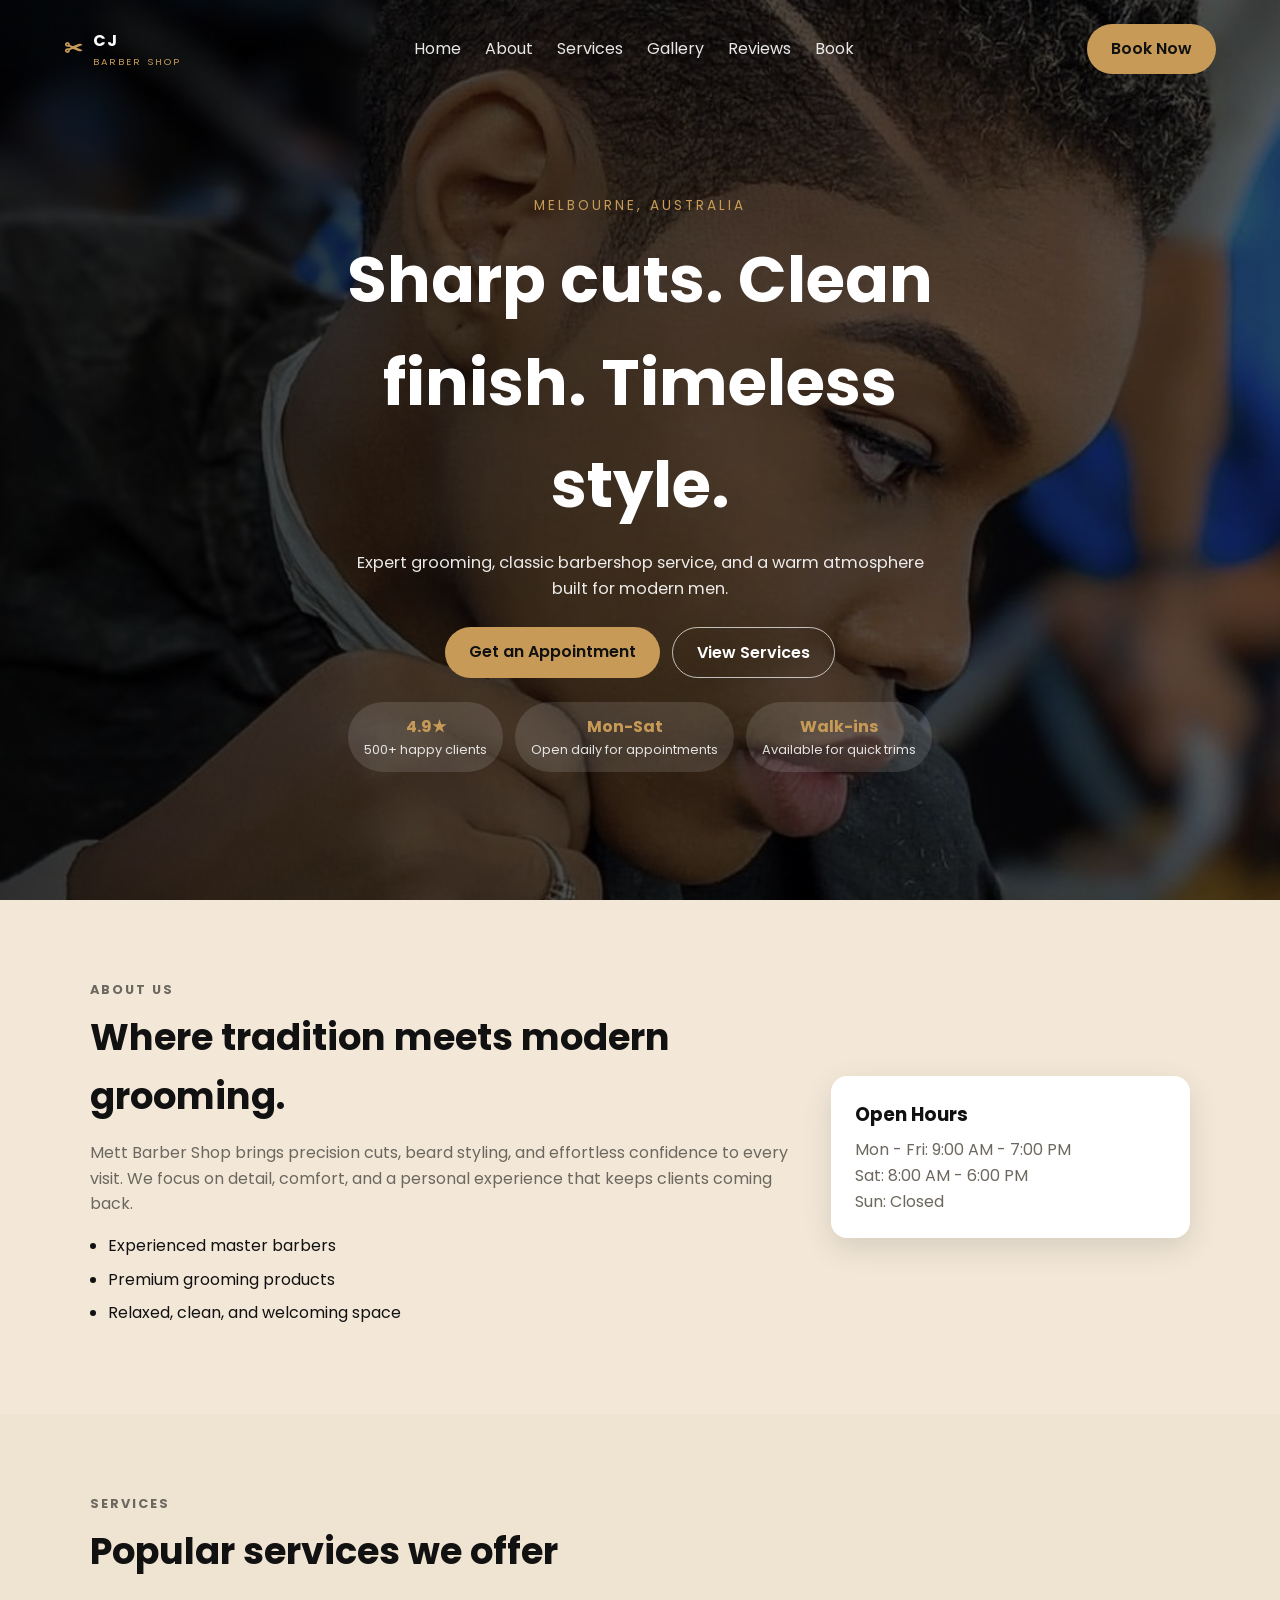
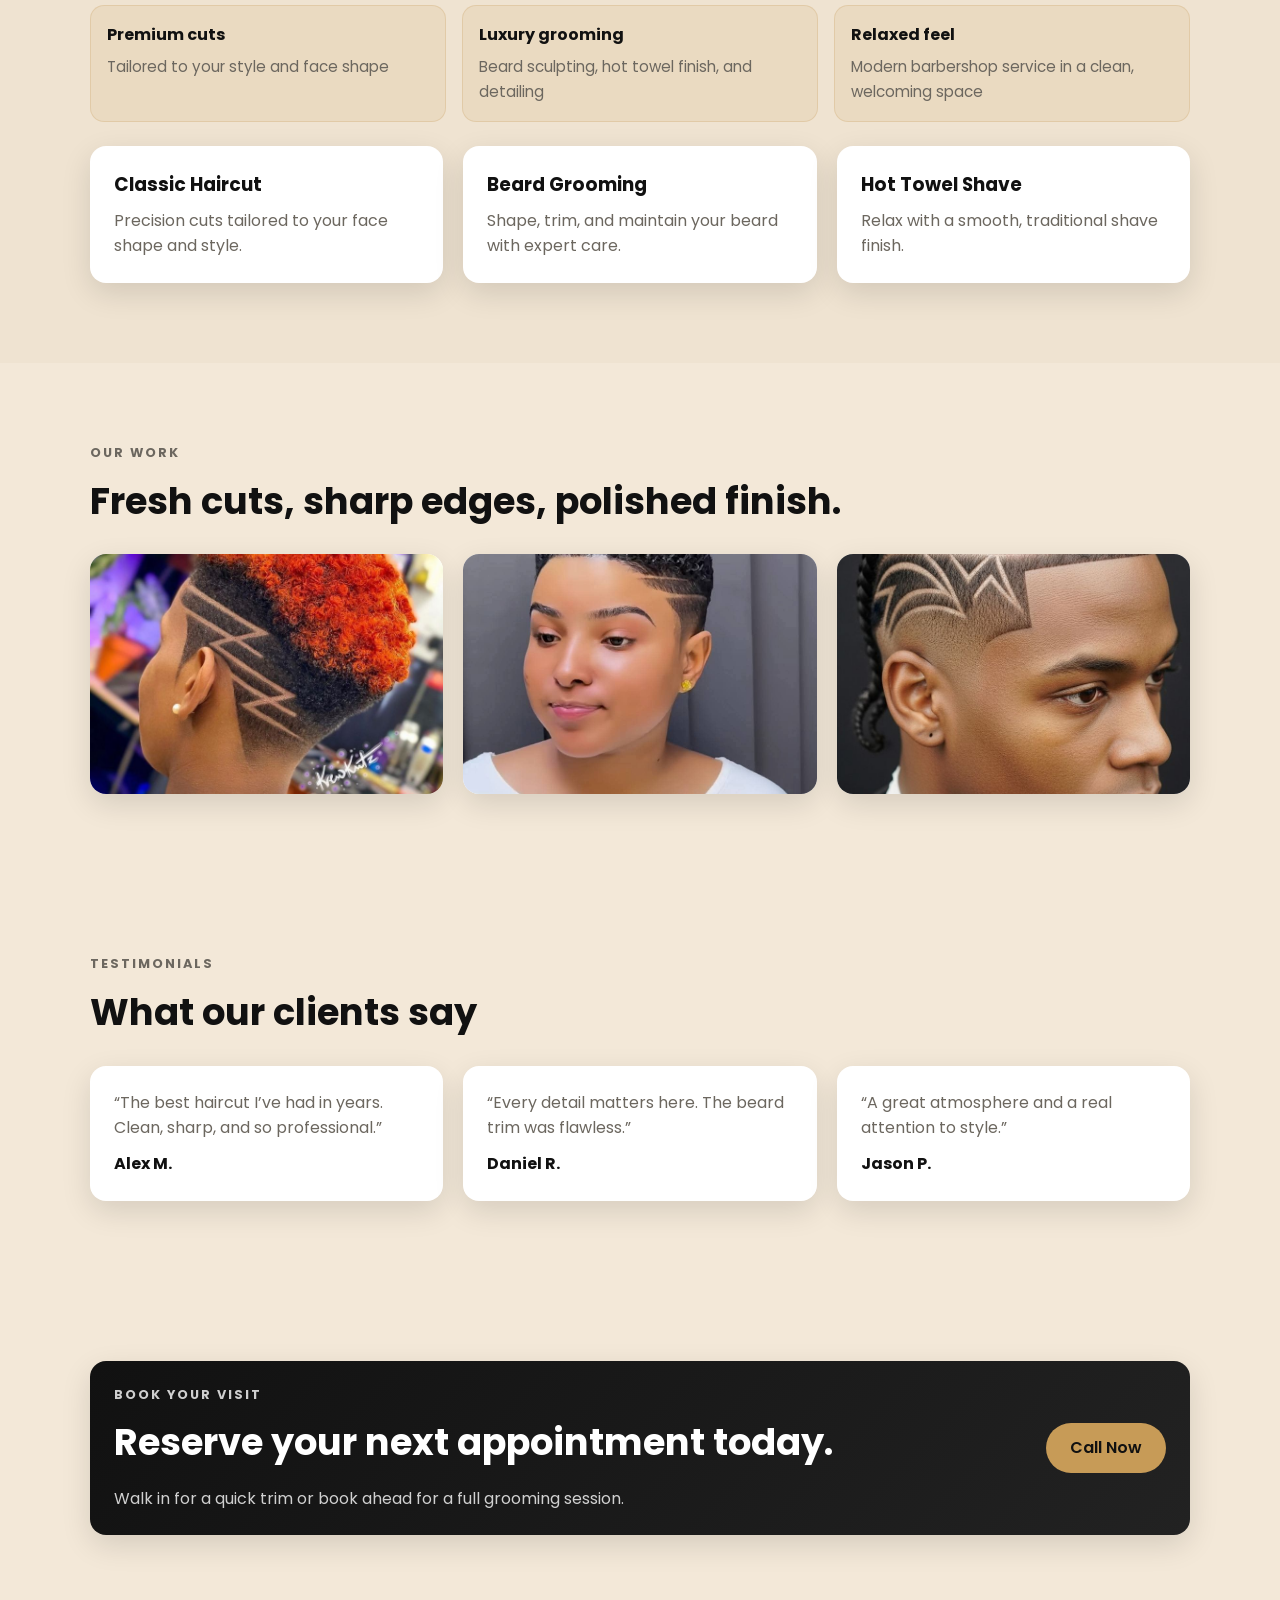
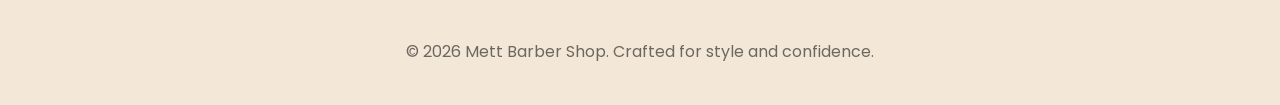
<file: index.html>
<!doctype html>
<html lang="en">
  <head>
    <meta charset="UTF-8" />
    <meta name="viewport" content="width=device-width, initial-scale=1.0" />
    <title>
      Mett Barber Shop | Melbourne Barber for Haircuts & Beard Grooming
    </title>
    <meta
      name="description"
      content="Mett Barber Shop in Melbourne offers precision haircuts, beard grooming, and hot towel shaves for modern men. Book your appointment today."
    />
    <meta
      name="keywords"
      content="barber shop Melbourne, men's haircut Melbourne, beard grooming Melbourne, hot towel shave"
    />
    <meta name="author" content="Mett Barber Shop" />
    <meta name="robots" content="index,follow" />
    <meta name="theme-color" content="#0f172a" />
    <meta name="application-name" content="Mett Barber Shop" />
    <meta property="og:site_name" content="Mett Barber Shop" />
    <meta property="og:locale" content="en_AU" />
    <link rel="canonical" href="https://www.mettbarbershop.com.au/" />
    <link
      rel="alternate"
      href="https://www.mettbarbershop.com.au/"
      hreflang="en-AU"
    />
    <meta
      property="og:title"
      content="Mett Barber Shop | Melbourne Barber for Haircuts & Beard Grooming"
    />
    <meta
      property="og:description"
      content="Precision haircuts, beard grooming, and premium grooming services in Melbourne."
    />
    <meta property="og:type" content="website" />
    <meta property="og:url" content="https://www.mettbarbershop.com.au/" />
    <meta
      property="og:image"
      content="https://www.mettbarbershop.com.au/images/ff79bb32c59d50de22c93b0b828fcc05.jpg"
    />
    <meta name="twitter:card" content="summary_large_image" />
    <meta
      name="twitter:title"
      content="Mett Barber Shop | Melbourne Barber for Haircuts & Beard Grooming"
    />
    <meta
      name="twitter:description"
      content="Precision haircuts, beard grooming, and premium grooming services in Melbourne."
    />
    <script type="application/ld+json">
      {
        "@context": "https://schema.org",
        "@type": "BarberShop",
        "name": "Mett Barber Shop",
        "image": "https://www.mettbarbershop.com.au/images/ff79bb32c59d50de22c93b0b828fcc05.jpg",
        "url": "https://www.mettbarbershop.com.au/",
        "telephone": "+61-3-9876-5432",
        "address": {
          "@type": "PostalAddress",
          "addressLocality": "Melbourne",
          "addressRegion": "VIC",
          "addressCountry": "AU"
        },
        "priceRange": "$$$",
        "description": "Premium barber services including haircuts, beard grooming, and hot towel shaves in Melbourne."
      }
    </script>
    <link rel="preconnect" href="https://fonts.googleapis.com" />
    <link rel="preconnect" href="https://fonts.gstatic.com" crossorigin />
    <link
      href="https://fonts.googleapis.com/css2?family=Poppins:wght@400;500;600;700&display=swap"
      rel="stylesheet"
    />
    <link rel="stylesheet" href="style1.css" />
  </head>
  <body>
    <header class="hero" id="home">
      <nav class="navbar">
        <a href="#home" class="logo">
          <span class="logo-icon">✂</span>
          <span class="logo-text">CJ<br /><small>BARBER SHOP</small></span>
        </a>

        <button class="menu-toggle" aria-label="Open menu">☰</button>

        <ul class="nav-links" id="navLinks">
          <li><a href="#home">Home</a></li>
          <li><a href="#about">About</a></li>
          <li><a href="#services">Services</a></li>
          <li><a href="#gallery">Gallery</a></li>
          <li><a href="#testimonials">Reviews</a></li>
          <li><a href="#book">Book</a></li>
        </ul>

        <a href="#book" class="btn btn-primary nav-cta">Book Now</a>
      </nav>

      <div class="hero-content">
        <p class="hero-location">Melbourne, Australia</p>
        <h1>Sharp cuts. Clean finish. Timeless style.</h1>
        <p class="hero-subtext">
          Expert grooming, classic barbershop service, and a warm atmosphere
          built for modern men.
        </p>
        <div class="hero-actions">
          <a href="#book" class="btn btn-primary">Get an Appointment</a>
          <a href="#services" class="btn btn-secondary">View Services</a>
        </div>
        <div class="hero-badges">
          <div class="badge">
            <strong>4.9★</strong>
            <span>500+ happy clients</span>
          </div>
          <div class="badge">
            <strong>Mon-Sat</strong>
            <span>Open daily for appointments</span>
          </div>
          <div class="badge">
            <strong>Walk-ins</strong>
            <span>Available for quick trims</span>
          </div>
        </div>
      </div>
    </header>

    <main>
      <section class="section about reveal" id="about">
        <div class="section-content about-grid">
          <div class="about-text">
            <p class="section-label">About Us</p>
            <h2>Where tradition meets modern grooming.</h2>
            <p>
              Mett Barber Shop brings precision cuts, beard styling, and
              effortless confidence to every visit. We focus on detail, comfort,
              and a personal experience that keeps clients coming back.
            </p>
            <ul class="check-list">
              <li>Experienced master barbers</li>
              <li>Premium grooming products</li>
              <li>Relaxed, clean, and welcoming space</li>
            </ul>
          </div>
          <div class="about-card">
            <h3>Open Hours</h3>
            <p>Mon - Fri: 9:00 AM - 7:00 PM</p>
            <p>Sat: 8:00 AM - 6:00 PM</p>
            <p>Sun: Closed</p>
          </div>
        </div>
      </section>

      <section class="section services reveal" id="services">
        <div class="section-content">
          <p class="section-label">Services</p>
          <h2>Popular services we offer</h2>
          <div class="service-highlights">
            <div class="highlight-card">
              <strong>Premium cuts</strong>
              <span>Tailored to your style and face shape</span>
            </div>
            <div class="highlight-card">
              <strong>Luxury grooming</strong>
              <span>Beard sculpting, hot towel finish, and detailing</span>
            </div>
            <div class="highlight-card">
              <strong>Relaxed feel</strong>
              <span>Modern barbershop service in a clean, welcoming space</span>
            </div>
          </div>
          <div class="service-grid">
            <article class="service-card">
              <h3>Classic Haircut</h3>
              <p>Precision cuts tailored to your face shape and style.</p>
            </article>
            <article class="service-card">
              <h3>Beard Grooming</h3>
              <p>Shape, trim, and maintain your beard with expert care.</p>
            </article>
            <article class="service-card">
              <h3>Hot Towel Shave</h3>
              <p>Relax with a smooth, traditional shave finish.</p>
            </article>
          </div>
        </div>
      </section>

      <section class="section gallery reveal" id="gallery">
        <div class="section-content">
          <p class="section-label">Our Work</p>
          <h2>Fresh cuts, sharp edges, polished finish.</h2>
          <div class="gallery-grid">
            <div class="gallery-card">
              <img
                src="images/ff79bb32c59d50de22c93b0b828fcc05.jpg"
                alt="Barber styling hair"
              />
            </div>
            <div class="gallery-card">
              <img
                src="images/fd6978e289c44a647ee0a42df086f023.jpg"
                alt="Beard grooming"
              />
            </div>
            <div class="gallery-card">
              <img
                src="images/783d4a0ed0d8e8dceee8640dbe9095ae.jpg"
                alt="Barbershop interior"
              />
            </div>
          </div>
        </div>
      </section>

      <section class="section testimonials reveal" id="testimonials">
        <div class="section-content">
          <p class="section-label">Testimonials</p>
          <h2>What our clients say</h2>
          <div class="testimonial-grid">
            <article class="testimonial-card">
              <p>
                “The best haircut I’ve had in years. Clean, sharp, and so
                professional.”
              </p>
              <strong>Alex M.</strong>
            </article>
            <article class="testimonial-card">
              <p>“Every detail matters here. The beard trim was flawless.”</p>
              <strong>Daniel R.</strong>
            </article>
            <article class="testimonial-card">
              <p>“A great atmosphere and a real attention to style.”</p>
              <strong>Jason P.</strong>
            </article>
          </div>
        </div>
      </section>

      <section class="section booking reveal" id="book">
        <div class="section-content booking-box">
          <div>
            <p class="section-label">Book Your Visit</p>
            <h2>Reserve your next appointment today.</h2>
            <p>
              Walk in for a quick trim or book ahead for a full grooming
              session.
            </p>
          </div>
          <a href="tel:+61398765432" class="btn btn-primary">Call Now</a>
        </div>
      </section>
    </main>

    <footer class="footer">
      <p>© 2026 Mett Barber Shop. Crafted for style and confidence.</p>
    </footer>

    <script>
      const navbar = document.querySelector(".navbar");
      const menuToggle = document.querySelector(".menu-toggle");
      const navLinks = document.querySelector(".nav-links");

      window.addEventListener("scroll", () => {
        navbar.classList.toggle("sticky", window.scrollY > 20);
      });

      menuToggle.addEventListener("click", () => {
        navLinks.classList.toggle("show");
      });

      const revealItems = document.querySelectorAll(".reveal");
      const observer = new IntersectionObserver(
        (entries) => {
          entries.forEach((entry) => {
            if (entry.isIntersecting) {
              entry.target.classList.add("visible");
            }
          });
        },
        { threshold: 0.15 },
      );

      revealItems.forEach((item) => observer.observe(item));
    </script>
  </body>
</html>
</file>
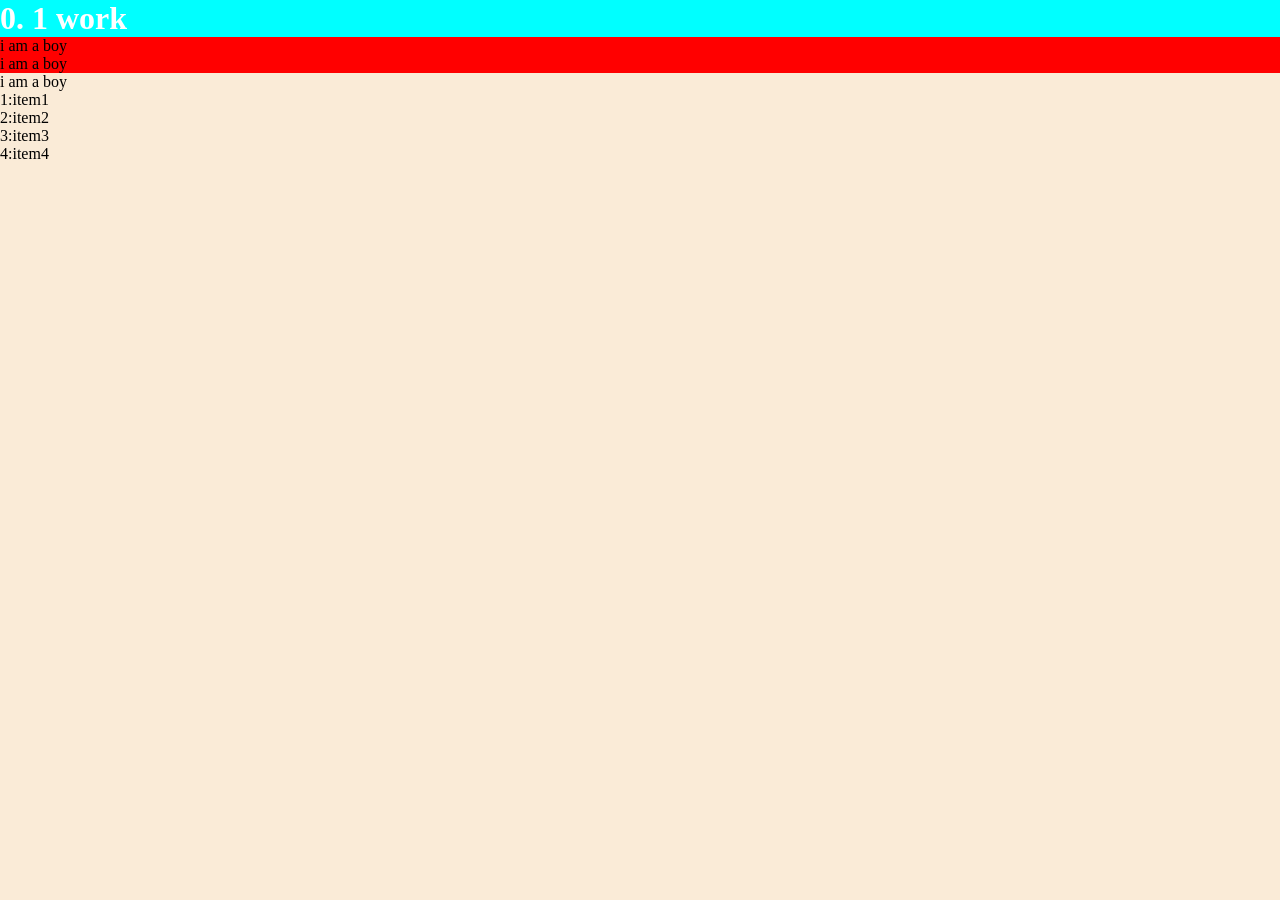
<file: homework/index.html>
<!doctype html>
<html lang="en">
  <head>
    <meta charset="UTF-8" />
    <meta name="viewport" content="width=device-width, initial-scale=1.0" />
    <title>Document</title>
    <link rel="stylesheet" href="style.css" />
  </head>
  <body>
    <h1>work</h1>
    <div class="item">
      <p>i am a boy</p>
      <p>i am a boy</p>
    </div>
    <div class="item1">
      <p>i am a boy</p>
    </div>
    <ol>
      <li>item1</li>
      <li>item2</li>
      <li>item3</li>
      <li>item4</li>
    </ol>
  </body>
</html>
</file>
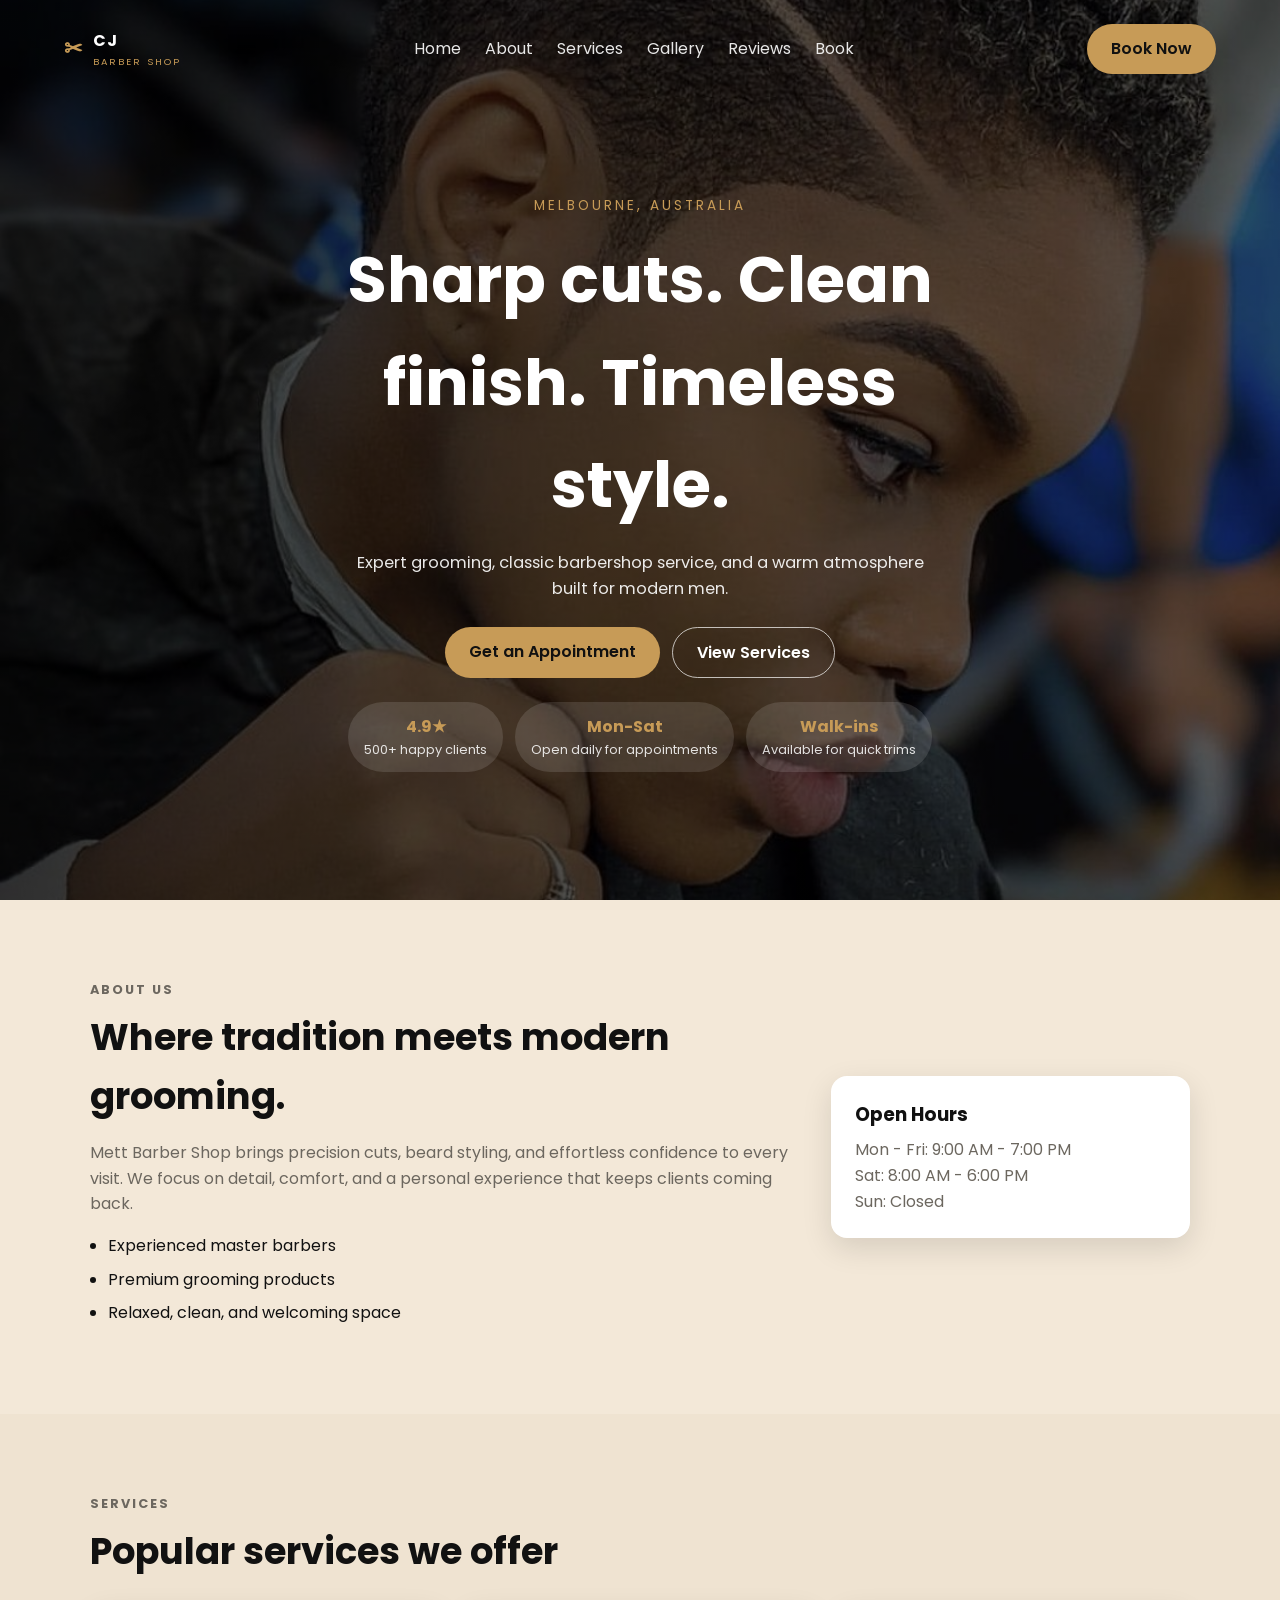
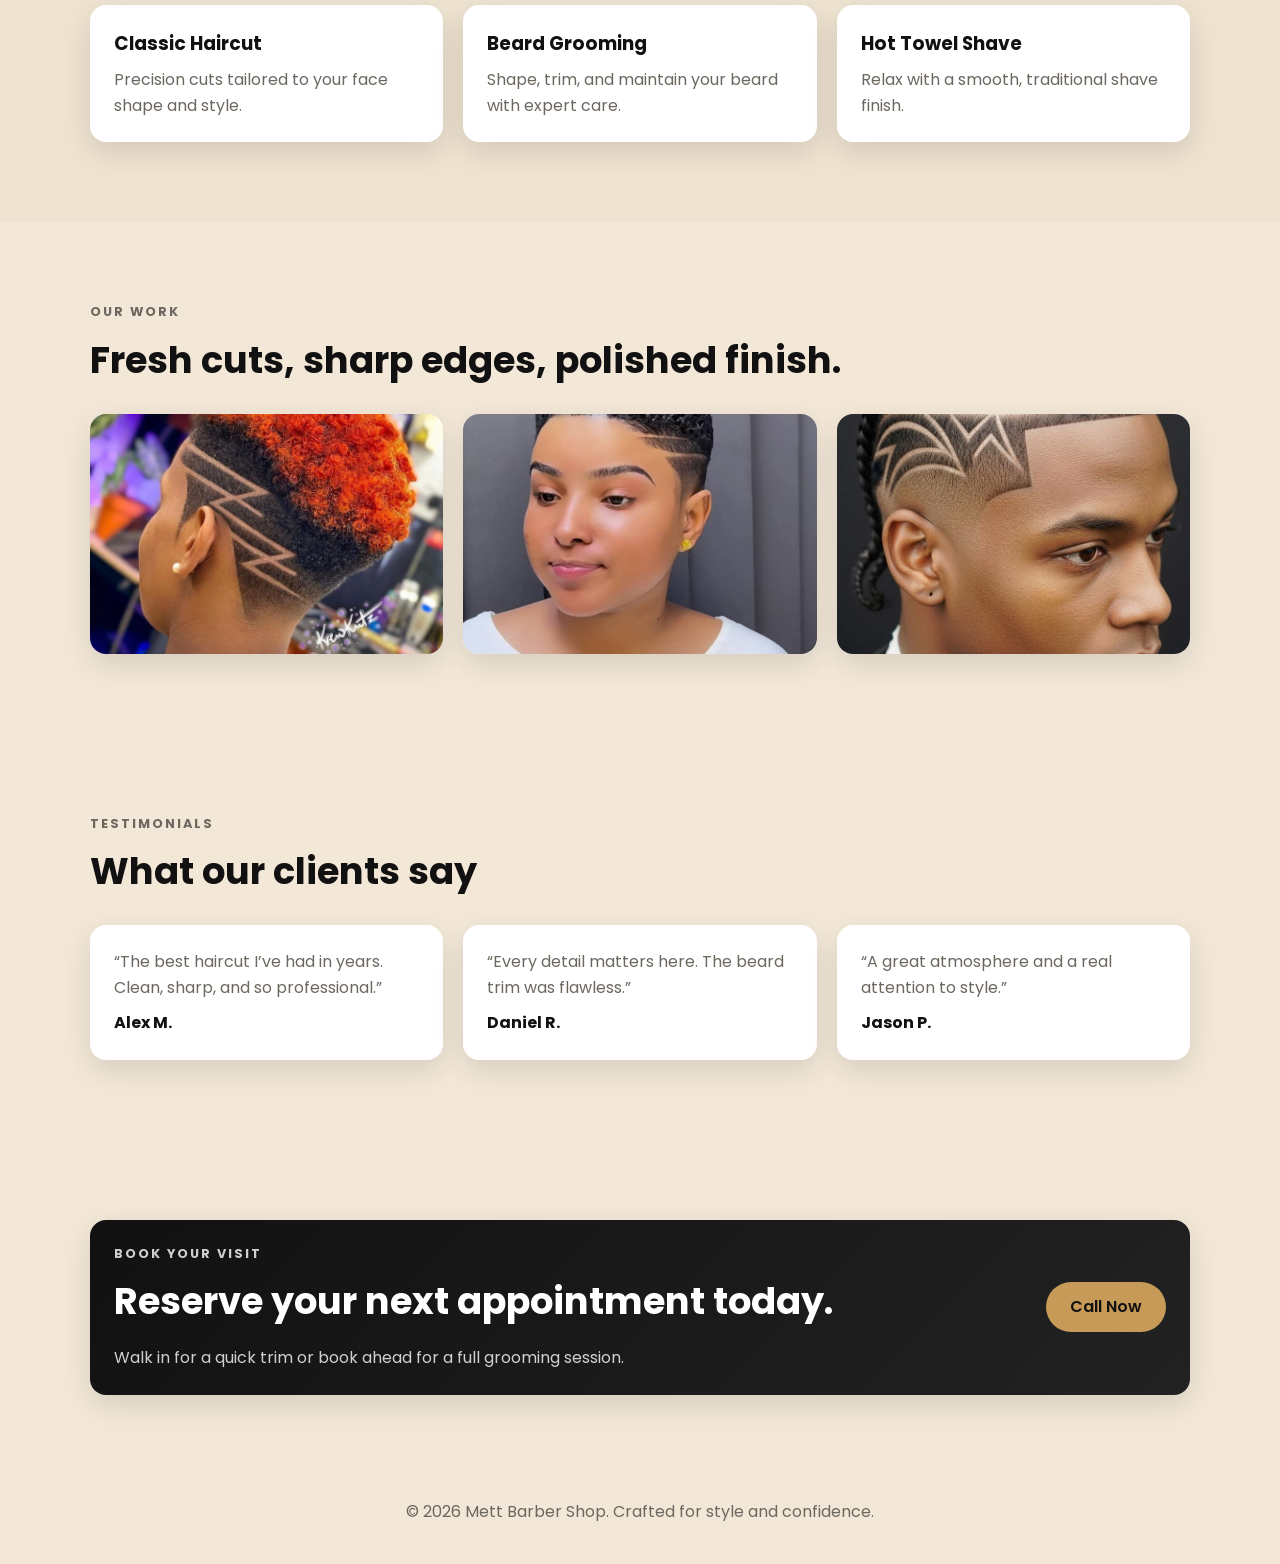
<file: index1.html>
<!doctype html>
<html lang="en">
  <head>
    <meta charset="UTF-8" />
    <meta name="viewport" content="width=device-width, initial-scale=1.0" />
    <title>
      Mett Barber Shop | Melbourne Barber for Haircuts & Beard Grooming
    </title>
    <meta
      name="description"
      content="Mett Barber Shop in Melbourne offers precision haircuts, beard grooming, and hot towel shaves for modern men. Book your appointment today."
    />
    <meta
      name="keywords"
      content="barber shop Melbourne, men's haircut Melbourne, beard grooming Melbourne, hot towel shave"
    />
    <meta name="author" content="Mett Barber Shop" />
    <meta name="robots" content="index,follow" />
    <meta name="theme-color" content="#0f172a" />
    <meta name="application-name" content="Mett Barber Shop" />
    <meta property="og:site_name" content="Mett Barber Shop" />
    <meta property="og:locale" content="en_AU" />
    <link rel="canonical" href="https://www.mettbarbershop.com.au/" />
    <link
      rel="alternate"
      href="https://www.mettbarbershop.com.au/"
      hreflang="en-AU"
    />
    <meta
      property="og:title"
      content="Mett Barber Shop | Melbourne Barber for Haircuts & Beard Grooming"
    />
    <meta
      property="og:description"
      content="Precision haircuts, beard grooming, and premium grooming services in Melbourne."
    />
    <meta property="og:type" content="website" />
    <meta property="og:url" content="https://www.mettbarbershop.com.au/" />
    <meta
      property="og:image"
      content="https://www.mettbarbershop.com.au/images/ff79bb32c59d50de22c93b0b828fcc05.jpg"
    />
    <meta name="twitter:card" content="summary_large_image" />
    <meta
      name="twitter:title"
      content="Mett Barber Shop | Melbourne Barber for Haircuts & Beard Grooming"
    />
    <meta
      name="twitter:description"
      content="Precision haircuts, beard grooming, and premium grooming services in Melbourne."
    />
    <script type="application/ld+json">
      {
        "@context": "https://schema.org",
        "@type": "BarberShop",
        "name": "Mett Barber Shop",
        "image": "https://www.mettbarbershop.com.au/images/ff79bb32c59d50de22c93b0b828fcc05.jpg",
        "url": "https://www.mettbarbershop.com.au/",
        "telephone": "+61-3-9876-5432",
        "address": {
          "@type": "PostalAddress",
          "addressLocality": "Melbourne",
          "addressRegion": "VIC",
          "addressCountry": "AU"
        },
        "priceRange": "$$$",
        "description": "Premium barber services including haircuts, beard grooming, and hot towel shaves in Melbourne."
      }
    </script>
    <link rel="preconnect" href="https://fonts.googleapis.com" />
    <link rel="preconnect" href="https://fonts.gstatic.com" crossorigin />
    <link
      href="https://fonts.googleapis.com/css2?family=Poppins:wght@400;500;600;700&display=swap"
      rel="stylesheet"
    />
    <link rel="stylesheet" href="style1.css" />
  </head>
  <body>
    <header class="hero" id="home">
      <nav class="navbar">
        <a href="#home" class="logo">
          <span class="logo-icon">✂</span>
          <span class="logo-text">CJ<br /><small>BARBER SHOP</small></span>
        </a>

        <button class="menu-toggle" aria-label="Open menu">☰</button>

        <ul class="nav-links" id="navLinks">
          <li><a href="#home">Home</a></li>
          <li><a href="#about">About</a></li>
          <li><a href="#services">Services</a></li>
          <li><a href="#gallery">Gallery</a></li>
          <li><a href="#testimonials">Reviews</a></li>
          <li><a href="#book">Book</a></li>
        </ul>

        <a href="#book" class="btn btn-primary nav-cta">Book Now</a>
      </nav>

      <div class="hero-content">
        <p class="hero-location">Melbourne, Australia</p>
        <h1>Sharp cuts. Clean finish. Timeless style.</h1>
        <p class="hero-subtext">
          Expert grooming, classic barbershop service, and a warm atmosphere
          built for modern men.
        </p>
        <div class="hero-actions">
          <a href="#book" class="btn btn-primary">Get an Appointment</a>
          <a href="#services" class="btn btn-secondary">View Services</a>
        </div>
        <div class="hero-badges">
          <div class="badge">
            <strong>4.9★</strong>
            <span>500+ happy clients</span>
          </div>
          <div class="badge">
            <strong>Mon-Sat</strong>
            <span>Open daily for appointments</span>
          </div>
          <div class="badge">
            <strong>Walk-ins</strong>
            <span>Available for quick trims</span>
          </div>
        </div>
      </div>
    </header>

    <main>
      <section class="section about reveal" id="about">
        <div class="section-content about-grid">
          <div class="about-text">
            <p class="section-label">About Us</p>
            <h2>Where tradition meets modern grooming.</h2>
            <p>
              Mett Barber Shop brings precision cuts, beard styling, and
              effortless confidence to every visit. We focus on detail, comfort,
              and a personal experience that keeps clients coming back.
            </p>
            <ul class="check-list">
              <li>Experienced master barbers</li>
              <li>Premium grooming products</li>
              <li>Relaxed, clean, and welcoming space</li>
            </ul>
          </div>
          <div class="about-card">
            <h3>Open Hours</h3>
            <p>Mon - Fri: 9:00 AM - 7:00 PM</p>
            <p>Sat: 8:00 AM - 6:00 PM</p>
            <p>Sun: Closed</p>
          </div>
        </div>
      </section>

      <section class="section services reveal" id="services">
        <div class="section-content">
          <p class="section-label">Services</p>
          <h2>Popular services we offer</h2>
          <div class="service-grid">
            <article class="service-card">
              <h3>Classic Haircut</h3>
              <p>Precision cuts tailored to your face shape and style.</p>
            </article>
            <article class="service-card">
              <h3>Beard Grooming</h3>
              <p>Shape, trim, and maintain your beard with expert care.</p>
            </article>
            <article class="service-card">
              <h3>Hot Towel Shave</h3>
              <p>Relax with a smooth, traditional shave finish.</p>
            </article>
          </div>
        </div>
      </section>

      <section class="section gallery reveal" id="gallery">
        <div class="section-content">
          <p class="section-label">Our Work</p>
          <h2>Fresh cuts, sharp edges, polished finish.</h2>
          <div class="gallery-grid">
            <div class="gallery-card">
              <img
                src="images/ff79bb32c59d50de22c93b0b828fcc05.jpg"
                alt="Barber styling hair"
              />
            </div>
            <div class="gallery-card">
              <img
                src="images/fd6978e289c44a647ee0a42df086f023.jpg"
                alt="Beard grooming"
              />
            </div>
            <div class="gallery-card">
              <img
                src="images/783d4a0ed0d8e8dceee8640dbe9095ae.jpg"
                alt="Barbershop interior"
              />
            </div>
          </div>
        </div>
      </section>

      <section class="section testimonials reveal" id="testimonials">
        <div class="section-content">
          <p class="section-label">Testimonials</p>
          <h2>What our clients say</h2>
          <div class="testimonial-grid">
            <article class="testimonial-card">
              <p>
                “The best haircut I’ve had in years. Clean, sharp, and so
                professional.”
              </p>
              <strong>Alex M.</strong>
            </article>
            <article class="testimonial-card">
              <p>“Every detail matters here. The beard trim was flawless.”</p>
              <strong>Daniel R.</strong>
            </article>
            <article class="testimonial-card">
              <p>“A great atmosphere and a real attention to style.”</p>
              <strong>Jason P.</strong>
            </article>
          </div>
        </div>
      </section>

      <section class="section booking reveal" id="book">
        <div class="section-content booking-box">
          <div>
            <p class="section-label">Book Your Visit</p>
            <h2>Reserve your next appointment today.</h2>
            <p>
              Walk in for a quick trim or book ahead for a full grooming
              session.
            </p>
          </div>
          <a href="tel:+61398765432" class="btn btn-primary">Call Now</a>
        </div>
      </section>
    </main>

    <footer class="footer">
      <p>© 2026 Mett Barber Shop. Crafted for style and confidence.</p>
    </footer>

    <script>
      const navbar = document.querySelector(".navbar");
      const menuToggle = document.querySelector(".menu-toggle");
      const navLinks = document.querySelector(".nav-links");

      window.addEventListener("scroll", () => {
        navbar.classList.toggle("sticky", window.scrollY > 20);
      });

      menuToggle.addEventListener("click", () => {
        navLinks.classList.toggle("show");
      });

      const revealItems = document.querySelectorAll(".reveal");
      const observer = new IntersectionObserver(
        (entries) => {
          entries.forEach((entry) => {
            if (entry.isIntersecting) {
              entry.target.classList.add("visible");
            }
          });
        },
        { threshold: 0.15 },
      );

      revealItems.forEach((item) => observer.observe(item));
    </script>
  </body>
</html>
</file>
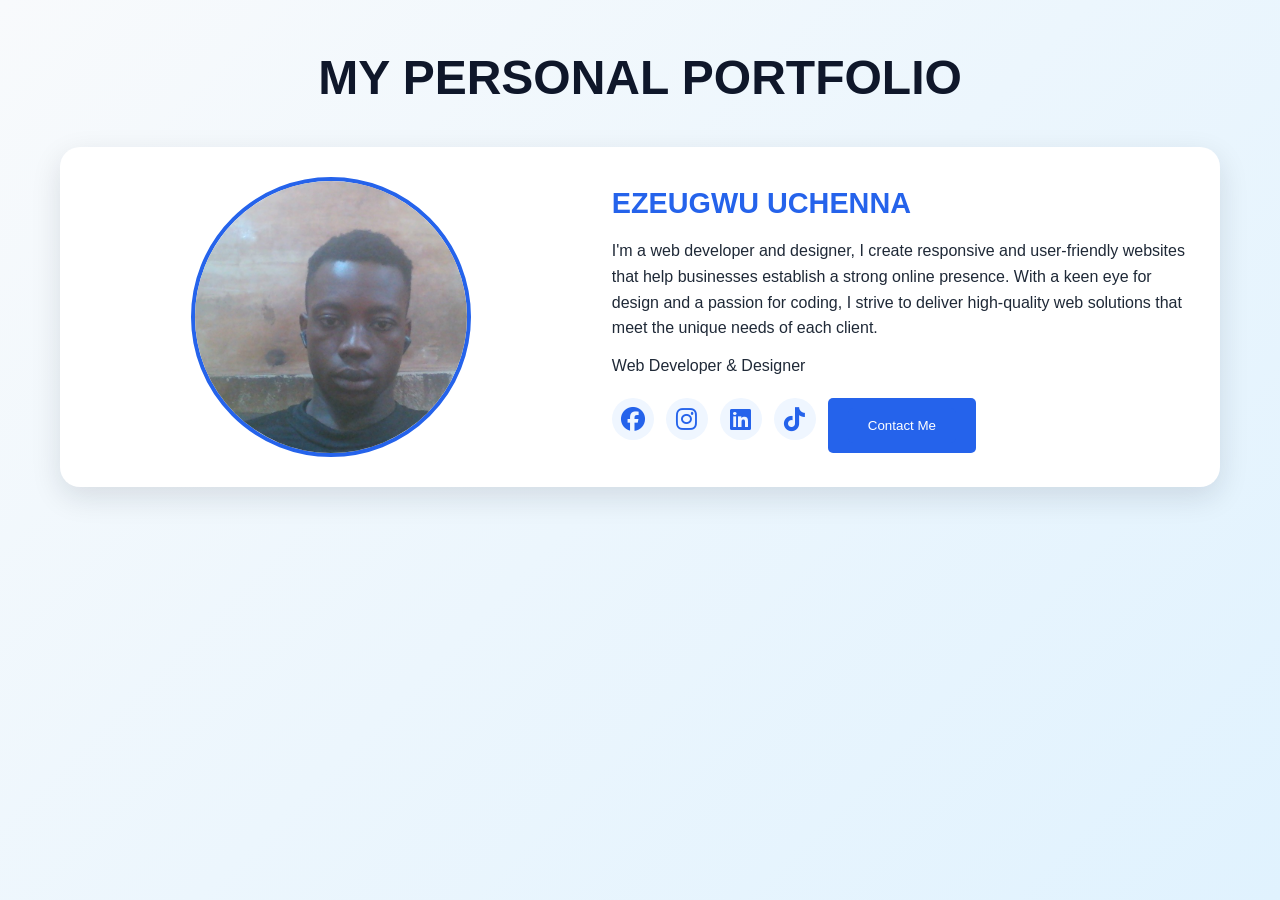
<file: learning-site/index1.html>
<!doctype html>
<html lang="en">
  <head>
    <meta charset="UTF-8" />
    <meta name="viewport" content="width=device-width, initial-scale=1.0" />
    <title>learning</title>
    <link rel="stylesheet" href="https://cdnjs.cloudflare.com/ajax/libs/font-awesome/6.5.2/css/all.min.css" />
    <link rel="stylesheet" href="style1.css" />
  </head>
  <body>
     <main class="main-container">
        <h1  id="h1">MY PERSONAL PORTFOLIO</h1>
        <section class="section">
            <div class="img">
                <img src="../images/WIN_20260711_03_04_24_Pro.jpg" alt="my image" />
            </div>
            <div class="text">
                <h2>EZEUGWU UCHENNA</h2>
                <p>I'm a web developer and designer, I create responsive and user-friendly websites that help businesses establish a strong online presence. With a keen eye for design and a passion for coding, I strive to deliver high-quality web solutions that meet the unique needs of each client.</p>
                <p>Web Developer & Designer</p>
                <div class="icons">
                  <a href=""><i class="fa-brands fa-facebook"></i></a>
                  <a href=""><i class="fa-brands fa-instagram"></i></a>
                  <a href=""><i class="fa-brands fa-linkedin"></i></a>
                  <a href=""><i class="fa-brands fa-tiktok"></i></a>
                  <div class="btn">
                    <button id="button">Contact Me</button>
                  </div>
                </div>
            </div>
        </section>
     </main>
     <script src="script1.js"></script>
  </body>
</html>
</file>
<file: style1.css>
* {
  margin: 0;
  padding: 0;
  box-sizing: border-box;
}

:root {
  --color-dark: #111111;
  --color-cream: #f3e8d8;
  --color-gold: #c79b57;
  --color-white: #ffffff;
  --color-muted: #6c675f;
  --shadow: 0 10px 30px rgba(0, 0, 0, 0.12);
}

html {
  scroll-behavior: smooth;
}

body {
  font-family: 'Poppins', sans-serif;
  line-height: 1.6;
  color: var(--color-dark);
  background: var(--color-cream);
}

img {
  max-width: 100%;
  display: block;
}

.btn {
  display: inline-block;
  padding: 12px 24px;
  border-radius: 999px;
  text-decoration: none;
  font-weight: 600;
  transition: transform 0.2s ease, box-shadow 0.2s ease, background 0.2s ease;
}

.btn:hover {
  transform: translateY(-2px);
  box-shadow: var(--shadow);
}

.btn-primary {
  background-color: var(--color-gold);
  color: var(--color-dark);
}

.btn-secondary {
  background: transparent;
  color: var(--color-white);
  border: 1px solid rgba(255, 255, 255, 0.7);
}

.hero {
  min-height: 100vh;
  background:
    linear-gradient(90deg, rgba(0, 0, 0, 0.78) 0%, rgba(0, 0, 0, 0.58) 100%),
    url('images/30014f9313d93365d6f3596508e07ada.jpg') center/cover no-repeat;
  color: var(--color-white);
  display: flex;
  flex-direction: column;
}

.navbar {
  display: flex;
  align-items: center;
  justify-content: space-between;
  flex-wrap: wrap;
  gap: 16px;
  padding: 24px 5%;
  position: sticky;
  top: 0;
  z-index: 10;
  transition: background 0.3s ease, backdrop-filter 0.3s ease;
}

.navbar.sticky {
  background: rgba(17, 17, 17, 0.8);
  backdrop-filter: blur(10px);
}

.logo {
  display: flex;
  align-items: center;
  gap: 10px;
  text-decoration: none;
  color: var(--color-white);
  font-weight: 700;
  letter-spacing: 1px;
}

.logo-icon {
  font-size: 1.4rem;
  color: var(--color-gold);
}

.logo-text small {
  display: block;
  font-size: 0.6rem;
  font-weight: 400;
  letter-spacing: 2px;
  color: var(--color-gold);
}

.menu-toggle {
  display: none;
  background: transparent;
  border: 0;
  color: var(--color-white);
  font-size: 1.5rem;
  cursor: pointer;
}

.nav-links {
  display: flex;
  gap: 24px;
  list-style: none;
}

.nav-links a {
  color: var(--color-white);
  text-decoration: none;
  opacity: 0.9;
  transition: color 0.2s ease;
}

.nav-links a:hover {
  color: var(--color-gold);
}

.hero-content {
  flex: 1;
  display: flex;
  flex-direction: column;
  justify-content: center;
  align-items: center;
  text-align: center;
  padding: 70px 5% 100px;
  animation: fadeUp 0.9s ease both;
}

.hero-location {
  color: var(--color-gold);
  letter-spacing: 3px;
  text-transform: uppercase;
  font-size: 0.85rem;
  margin-bottom: 12px;
}

.hero-content h1 {
  font-size: clamp(2.3rem, 5vw, 4rem);
  margin-bottom: 14px;
  max-width: 700px;
}

.hero-subtext {
  max-width: 600px;
  margin-bottom: 24px;
  font-size: 1.02rem;
  color: rgba(255, 255, 255, 0.9);
}

.hero-actions {
  display: flex;
  flex-wrap: wrap;
  gap: 12px;
  justify-content: center;
}

.hero-badges {
  display: flex;
  flex-wrap: wrap;
  gap: 12px;
  margin-top: 24px;
  justify-content: center;
}

.badge {
  background: rgba(255, 255, 255, 0.12);
  backdrop-filter: blur(8px);
  padding: 12px 16px;
  border-radius: 999px;
  display: flex;
  flex-direction: column;
  min-width: 150px;
  align-items: center;
  animation: float 3s ease-in-out infinite;
}

.badge strong {
  color: var(--color-gold);
}

.badge span {
  font-size: 0.8rem;
  color: rgba(255, 255, 255, 0.85);
}

.section {
  padding: 80px 5%;
}

.section-content {
  max-width: 1100px;
  margin: 0 auto;
}

.about-grid {
  display: grid;
  grid-template-columns: 2fr 1fr;
  gap: 24px;
  align-items: center;
}

.section-label {
  color: var(--color-gold);
  font-weight: 700;
  text-transform: uppercase;
  letter-spacing: 2px;
  margin-bottom: 8px;
  font-size: 0.8rem;
}

.section h2 {
  font-size: clamp(1.7rem, 3vw, 2.3rem);
  margin-bottom: 14px;
}

.section p {
  color: var(--color-muted);
}

.check-list {
  margin-top: 16px;
  padding-left: 18px;
  color: var(--color-dark);
}

.check-list li {
  margin-bottom: 8px;
}

.about-card,
.service-card,
.testimonial-card,
.gallery-card,
.booking-box {
  background: var(--color-white);
  border-radius: 16px;
  padding: 24px;
  box-shadow: var(--shadow);
  transition: transform 0.3s ease, box-shadow 0.3s ease;
}

.about-card:hover,
.service-card:hover,
.testimonial-card:hover,
.gallery-card:hover {
  transform: translateY(-4px);
  box-shadow: 0 14px 34px rgba(0, 0, 0, 0.15);
}

.about-card h3,
.service-card h3 {
  margin-bottom: 8px;
}

.services {
  background: #efe3d1;
}

.service-highlights {
  display: grid;
  grid-template-columns: repeat(3, 1fr);
  gap: 16px;
  margin: 24px 0;
}

.highlight-card {
  background: rgba(199, 155, 87, 0.12);
  border: 1px solid rgba(199, 155, 87, 0.25);
  border-radius: 14px;
  padding: 16px;
}

.highlight-card strong {
  display: block;
  margin-bottom: 6px;
  color: var(--color-dark);
}

.highlight-card span {
  color: var(--color-muted);
  font-size: 0.95rem;
}

.service-grid,
.testimonial-grid {
  display: grid;
  grid-template-columns: repeat(3, 1fr);
  gap: 20px;
  margin-top: 24px;
}

.gallery-grid {
  display: grid;
  grid-template-columns: repeat(3, 1fr);
  gap: 20px;
  margin-top: 24px;
}

.gallery-card {
  padding: 0;
  overflow: hidden;
}

.gallery-card img {
  width: 100%;
  height: 240px;
  object-fit: cover;
  border-radius: 12px;
}

.testimonial-card p {
  margin-bottom: 10px;
}

.booking-box {
  display: flex;
  align-items: center;
  justify-content: space-between;
  gap: 20px;
  background: linear-gradient(135deg, var(--color-dark), #222);
  color: var(--color-white);
}

.booking-box p {
  color: rgba(255, 255, 255, 0.8);
}

.footer {
  text-align: center;
  padding: 24px 5% 40px;
  color: var(--color-muted);
}

.reveal {
  opacity: 0;
  transform: translateY(30px);
  transition: all 0.8s ease;
}

.reveal.visible {
  opacity: 1;
  transform: translateY(0);
}

@keyframes fadeUp {
  from {
    opacity: 0;
    transform: translateY(20px);
  }
  to {
    opacity: 1;
    transform: translateY(0);
  }
}

@keyframes float {
  0%,
  100% {
    transform: translateY(0);
  }
  50% {
    transform: translateY(-4px);
  }
}

@media (max-width: 900px) {
  .service-highlights,
  .service-grid,
  .testimonial-grid,
  .gallery-grid {
    grid-template-columns: 1fr 1fr;
  }
}

@media (max-width: 768px) {
  .menu-toggle {
    display: block;
  }

  .nav-cta {
    display: none;
  }

  .nav-links {
    display: none;
    width: 100%;
    flex-direction: column;
    padding: 12px 0 0;
  }

  .nav-links.show {
    display: flex;
  }

  .about-grid,
  .service-highlights,
  .service-grid,
  .testimonial-grid,
  .gallery-grid,
  .booking-box {
    grid-template-columns: 1fr;
    display: block;
  }

  .service-grid > * + *,
  .testimonial-grid > * + *,
  .gallery-grid > * + *,
  .booking-box > * + * {
    margin-top: 16px;
  }
}
</file>
<file: homework/style.css>
* {
  margin: 0;
  padding: 0;
  text-decoration: none;
  list-style: none;
}
body {
  background-color: antiquewhite;
  counter-reset: section;
}
h1 {
  background-color: aqua;
  color: white;
  counter-reset: subsection;
}

h1::before {
  counter-increment: section;
  content: counter(section) ": ";
}
h1::before {
  counter-increment: subsection;
  content: counter(section) ". " counter(subsection) " ";
}

.item {
  background-color: red;
}
ol {
  counter-reset: section;
  list-style-type: none;
}
li::before {
  counter-increment: section 1;
  content: counter(section) ":";
}
</file>
<file: learning-site/style1.css>
* {
  margin: 0;
  padding: 0;
  box-sizing: border-box;
  text-decoration: none;
}

body {
  font-family: "Poppins", sans-serif;
  background: linear-gradient(135deg, #f8fafc 0%, #e0f2fe 100%);
  min-height: 100vh;
  color: #1f2937;
  line-height: 1.6;
}

.main-container {
  max-width: 1200px;
  margin: 0 auto;
  padding: 40px 20px;
}

.main-container h1 {
  text-align: center;
  font-size: clamp(2rem, 4vw, 3rem);
  color: #0f172a;
  margin-bottom: 30px;
  font-weight: 700;
}

.section {
  display: flex;
  align-items: center;
  justify-content: center;
  gap: 40px;
  background: #ffffff;
  padding: 30px;
  border-radius: 20px;
  box-shadow: 0 10px 30px rgba(15, 23, 42, 0.12);
  flex-wrap: wrap;
}

.img {
  flex: 1;
  display: flex;
justify-content: center;
}

.section img {
  width: 280px;
  height: 280px;
  object-fit: cover;
  border-radius: 50%;
  border: 4px solid #2563eb;
}

.text {
  flex: 1.2;
  min-width: 280px;
}

.text h2 {
  color: #2563eb;
  margin-bottom: 12px;
  font-size: 1.8rem;
}

.text p {
  color: #1f2937;
  margin-bottom: 12px;
}

.icons {
  margin-top: 20px;
  display: flex;
  gap: 12px;
  flex-wrap: wrap;
}

.icons a {
  color: #2563eb;
  font-size: 1.5rem;
  width: 42px;
  height: 42px;
  display: inline-flex;
  align-items: center;
  justify-content: center;
  border-radius: 50%;
  background: #eff6ff;
  transition: all 0.3s ease;
}

.icons a:hover {
  background: #2563eb;
  color: white;
  transform: translateY(-3px);
}
.btn{
    padding: 10px 20px;
    background-color: #2563eb;
    color: white;
    border: none;
    border-radius: 5px;
    cursor: pointer;
    transition: all 0.3s ease;
}
.btn:hover{
    background-color: #1e40af;
    transform: translateY(-3px);
}
.btn button{
    padding: 10px 20px;
    background-color: #2563eb;
    color: white;
    border: none;
    border-radius: 5px;
    cursor: pointer;
    transition: all 0.3s ease;
}
</file>
